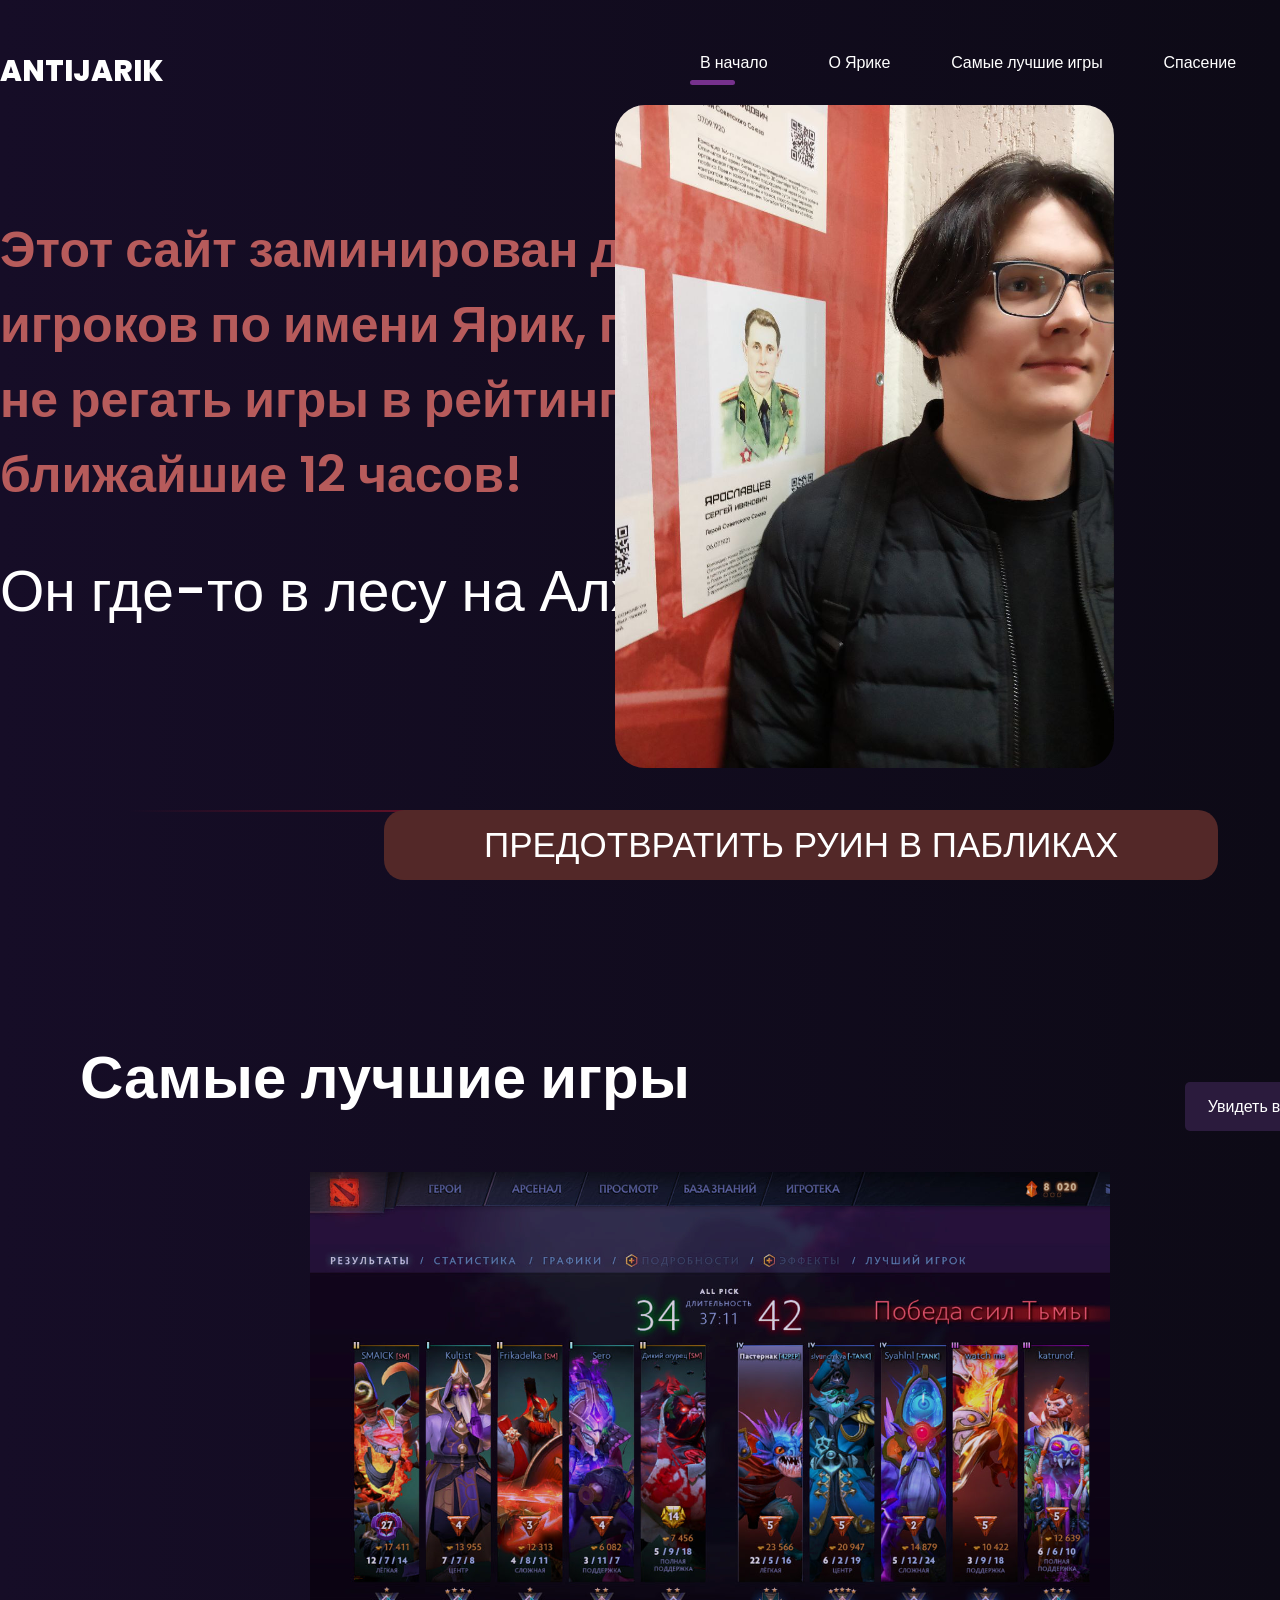
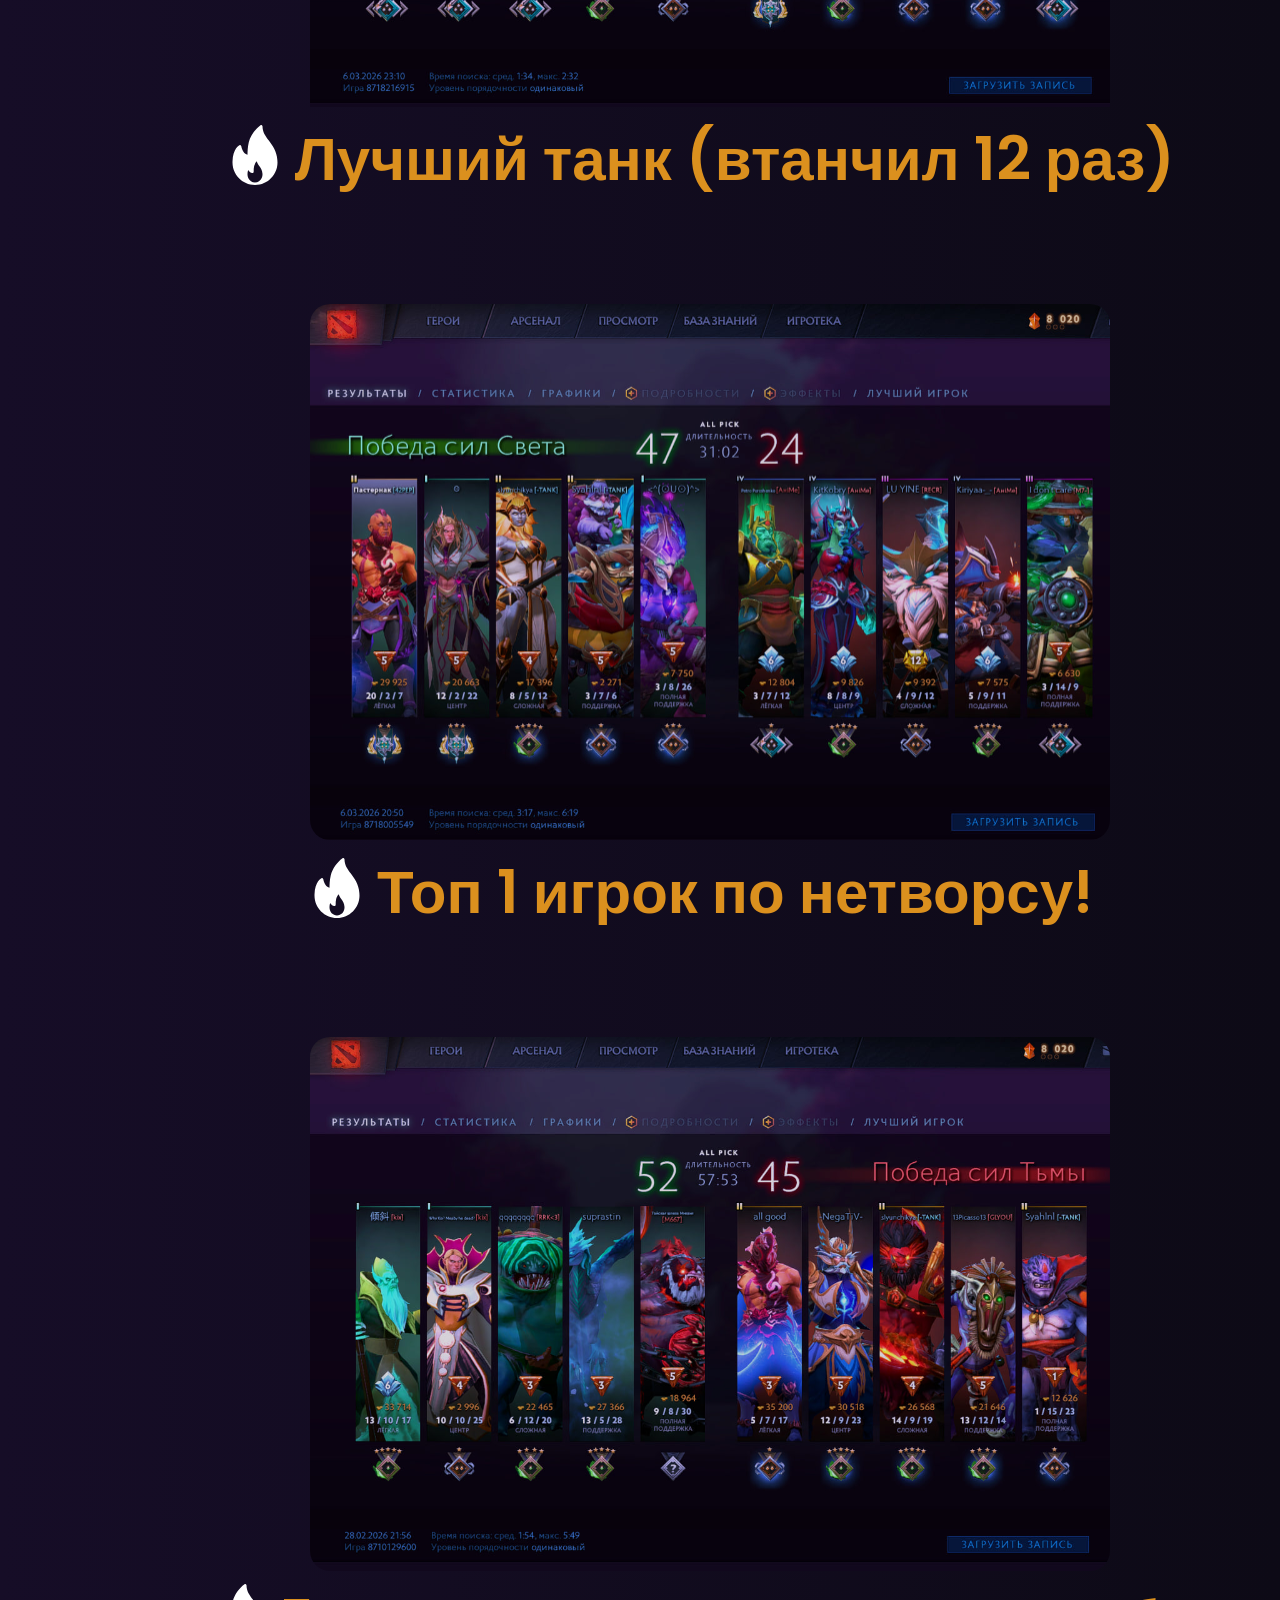
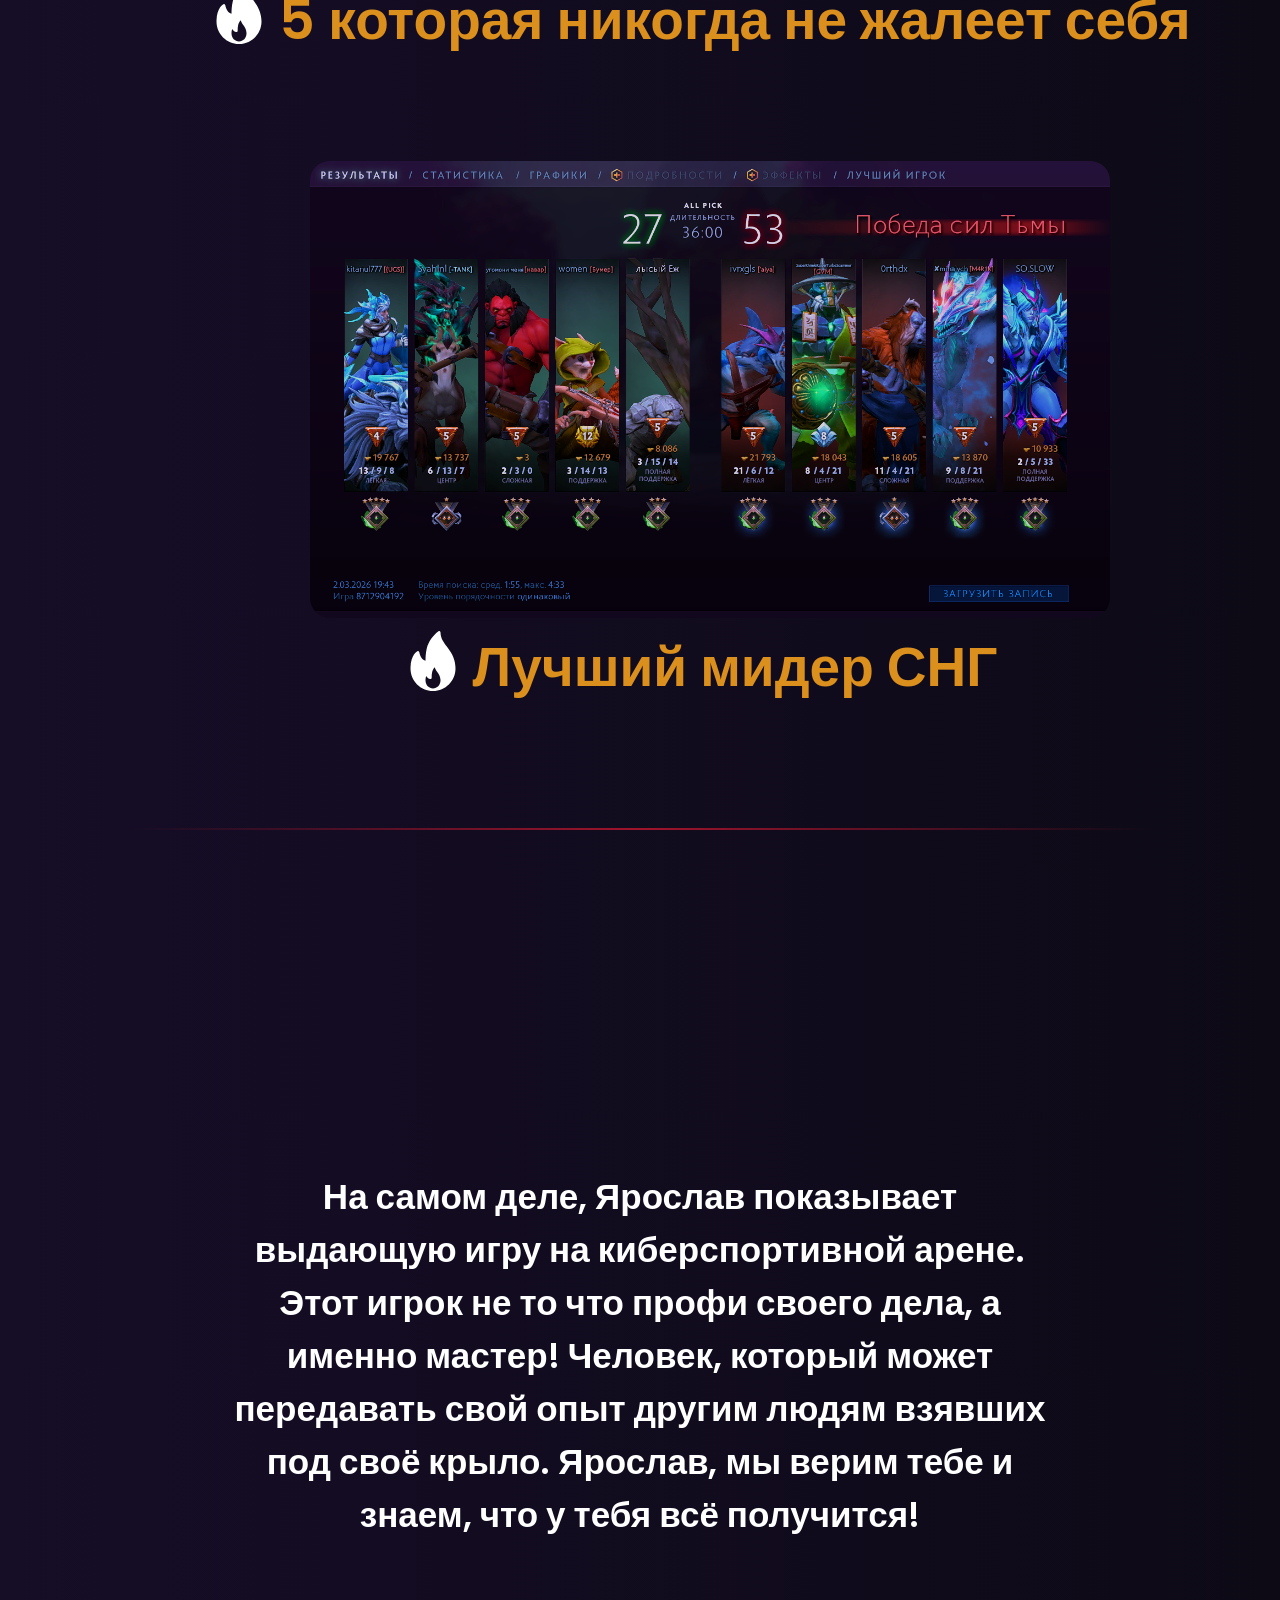
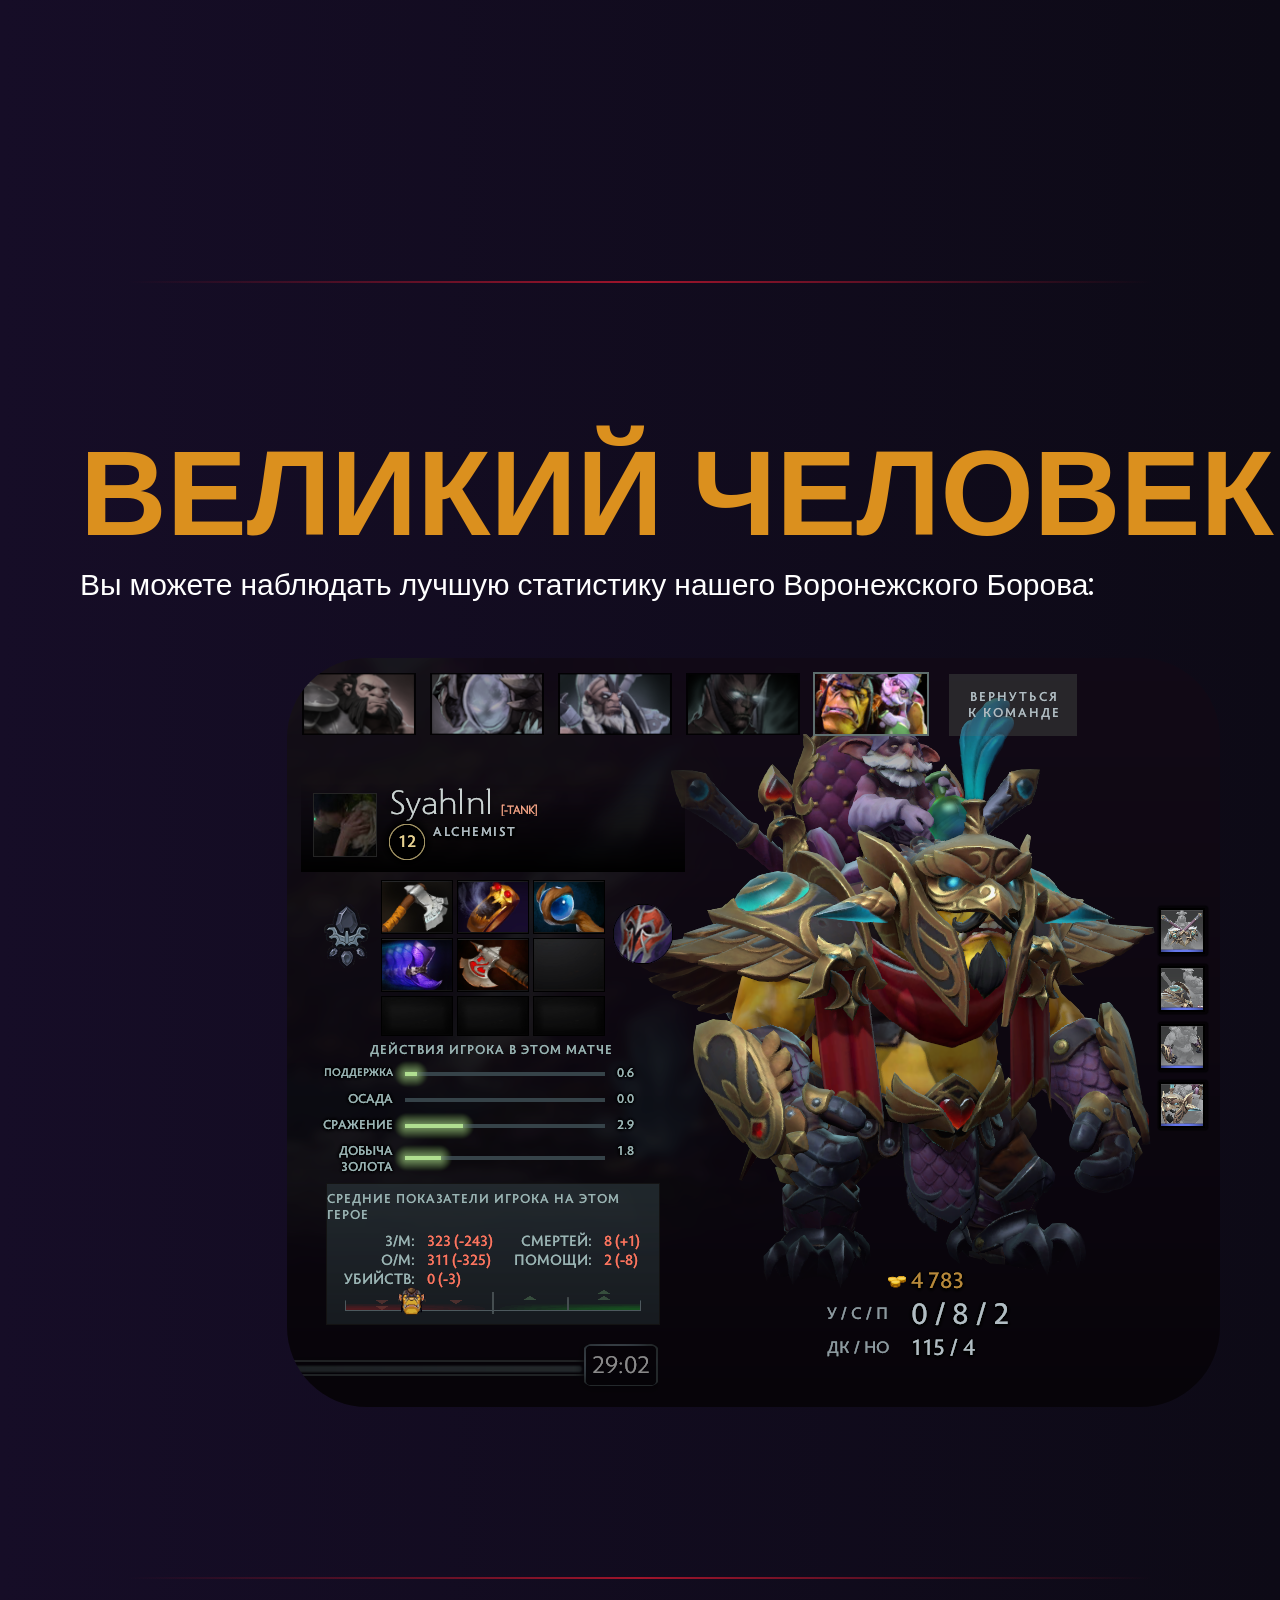
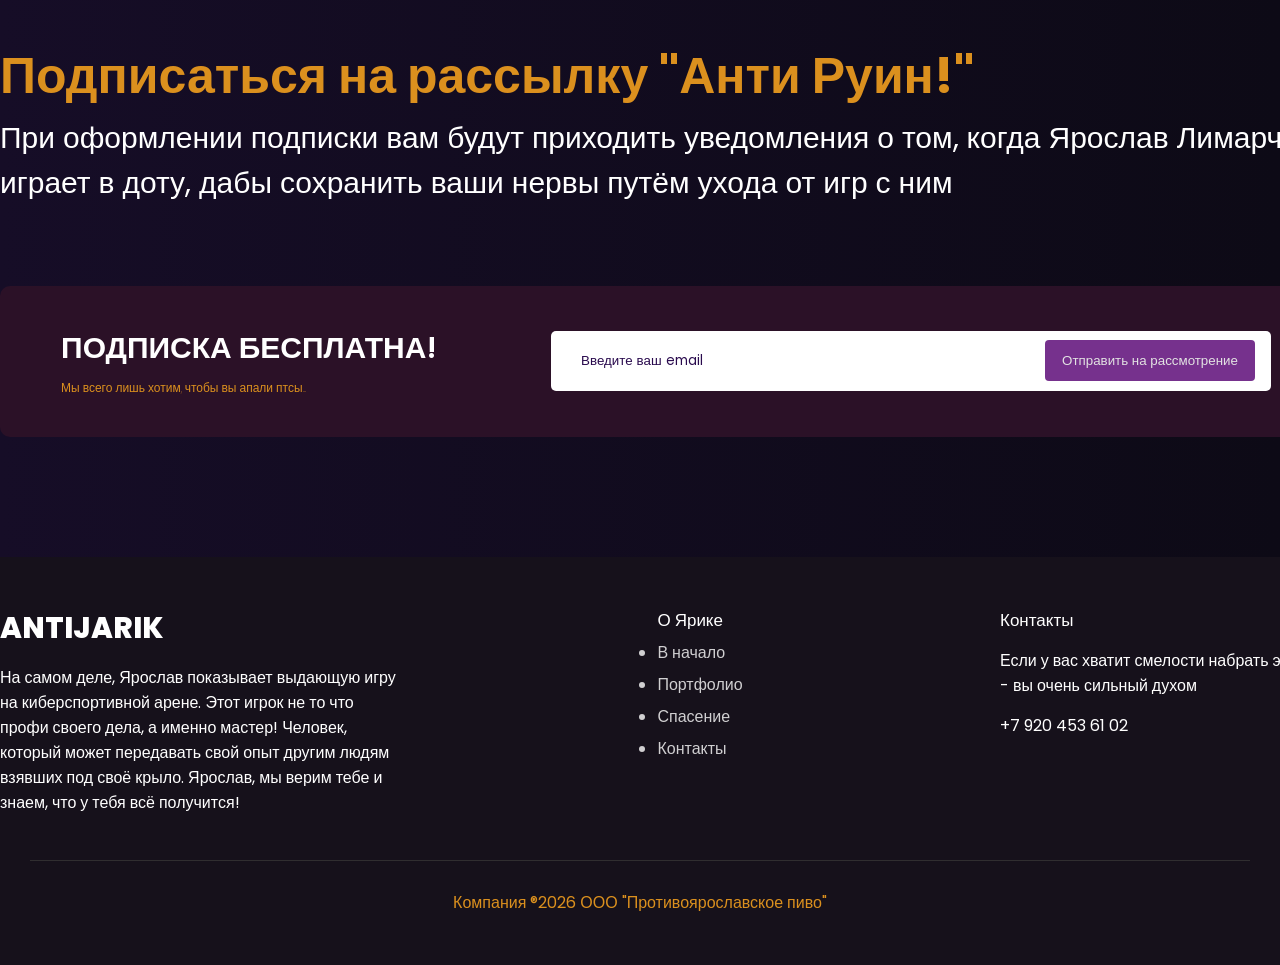
<file: index.html>
<!DOCTYPE html>
<html lang="en">

<head>
    <meta charset="UTF-8">
    <meta name="viewport" content="width=device-width, initial-scale=1.0">
    <title>GayWebSite</title>
    <link rel="stylesheet" href="css/main.css">
</head>

<body>
    <div class="wrapper">
        <header class="container">
            <span class="logo">AntiJarik</span>
            <nav>
                <ul>
                    <li class="active"><a href="./">В начало</a></li>
                    <li><a href="./about.html">О Ярике</a></li>
                    <li><a href="#trending-games">Самые лучшие игры</a></li>
                    <li><a href="index.html#Spas">Спасение</a></li>
                    <li class="btn"><a href="./contacts.html">Контакты</a></li>
                </ul>
            </nav>
        </header>

        <div class="hero container">
            <div class="hero--info">
                <h2></h2>
                <h1>Этот сайт заминирован для игроков по имени Ярик, просьба не регать игры в рейтинг дота 2 ближайшие 12 часов!</h1>
                <p>Он где-то в лесу на Алхимике...</p>
                <a href="https://www.youtube.com/watch?v=PobAXziAu5w" target="_blank">
    <button class="btn">ПРЕДОТВРАТИТЬ РУИН В ПАБЛИКАХ</button>
</a>
            </div>
            <img src="IMG/Jarik middle.svg" alt="">
        </div>
<hr class="divider">  
        <div class="container trending" id="trending-games"> 
            <a href="#" class="see-all">Увидеть все</a>
            <h3>Самые лучшие игры</h3>

            <div class="games">
                <div class="block">
                    <img src="IMG/Game1.svg" alt="">
                    <span><img src="IMG/fire.svg" alt="">Лучший танк (втанчил 12 раз)</span>
                </div>
                <div class="block">
                    <img src="IMG/Game2.svg" alt="">
                    <span><img src="IMG/fire.svg" alt="">Топ 1 игрок по нетворсу!</span>
                </div>
                <div class="block">
                    <img src="IMG/Game3.svg" alt="">
                    <span><img src="IMG/fire.svg" alt="">5 которая никогда не жалеет себя</span>
                </div>
                <div class="block">
                    <img src="IMG/Game4.svg" alt="">
                    <span><img src="IMG/fire.svg" alt="">Лучший мидер СНГ</span>
                </div>
            </div>
        </div>
<hr class="divider">            
        <div class="conteiner big-text">
            <p>На самом деле, Ярослав показывает выдающую игру на киберспортивной арене. Этот игрок не то что профи своего дела, а именно мастер! Человек, который может передавать свой опыт другим людям взявших под своё крыло. Ярослав, мы верим тебе и знаем, что у тебя всё получится!</p>
            
        </div>
<hr class="divider">
        <div class="container banner">
            <h3>ВЕЛИКИЙ ЧЕЛОВЕК!</h3>
            <p>Вы можете наблюдать лучшую статистику нашего Воронежского Борова:</p>
            <img src="IMG/Jarik Stat.svg" alt="">
        </div>
<hr class="divider" id="Spas">
        <div class="container email">
            <h3>Подписаться на рассылку "Анти Руин!"</h3>
            <p>При оформлении подписки вам будут приходить уведомления о том, когда Ярослав Лимарченко играет в доту, дабы сохранить ваши нервы путём ухода от игр с ним</p>
            <div class="block">
                <div>
                    <h4>ПОДПИСКА БЕСПЛАТНА!</h4>
                    <h5>Мы всего лишь хотим, чтобы вы апали птсы...</h5>
                </div>
                <div>
                    <input type="email" id="emailField" placeholder="Введите ваш email">
                    <button onclick="checkEmail()">Отправить на рассмотрение</button>
                </div>
            </div>
        </div>
        
    </div>


    
    <footer>
        <div class="blocks container">
                <div>
                    <span class="logo">AntiJarik</span>
                    <p>На самом деле, Ярослав показывает выдающую игру на киберспортивной арене. Этот игрок не то что профи своего дела, а именно мастер! Человек, который может передавать свой опыт другим людям взявших под своё крыло. Ярослав, мы верим тебе и знаем, что у тебя всё получится!</p>
                </div>
                <div>
                    <h4>О Ярике</h4>
                    <ul>
                        <li>В начало</li>
                        <li>Портфолио</li>
                        <li>Спасение</li>
                        <li>Контакты</li>
                    </ul>
                </div>
                <div>
                    <h4>Контакты</h4>
                    <p>Если у вас хватит смелости набрать этому человеку - вы очень сильный духом</p>
                    <p>+7 920 453 61 02</p>
                </div>
        </div>
        <hr>
        <p>Компания ®2026 ООО "Противоярославское пиво"</p>

    </footer>

    <script>
        function checkEmail() {
            let email = document.querySelector('#emailField').value;
            if(!email.includes('@')) alert('Нет @')
            else if(!email.includes ('.')) alert('Нет .')
            else alert ('Вы оформили подписку!')
        }
    </script>
</body>

</html>
</file>
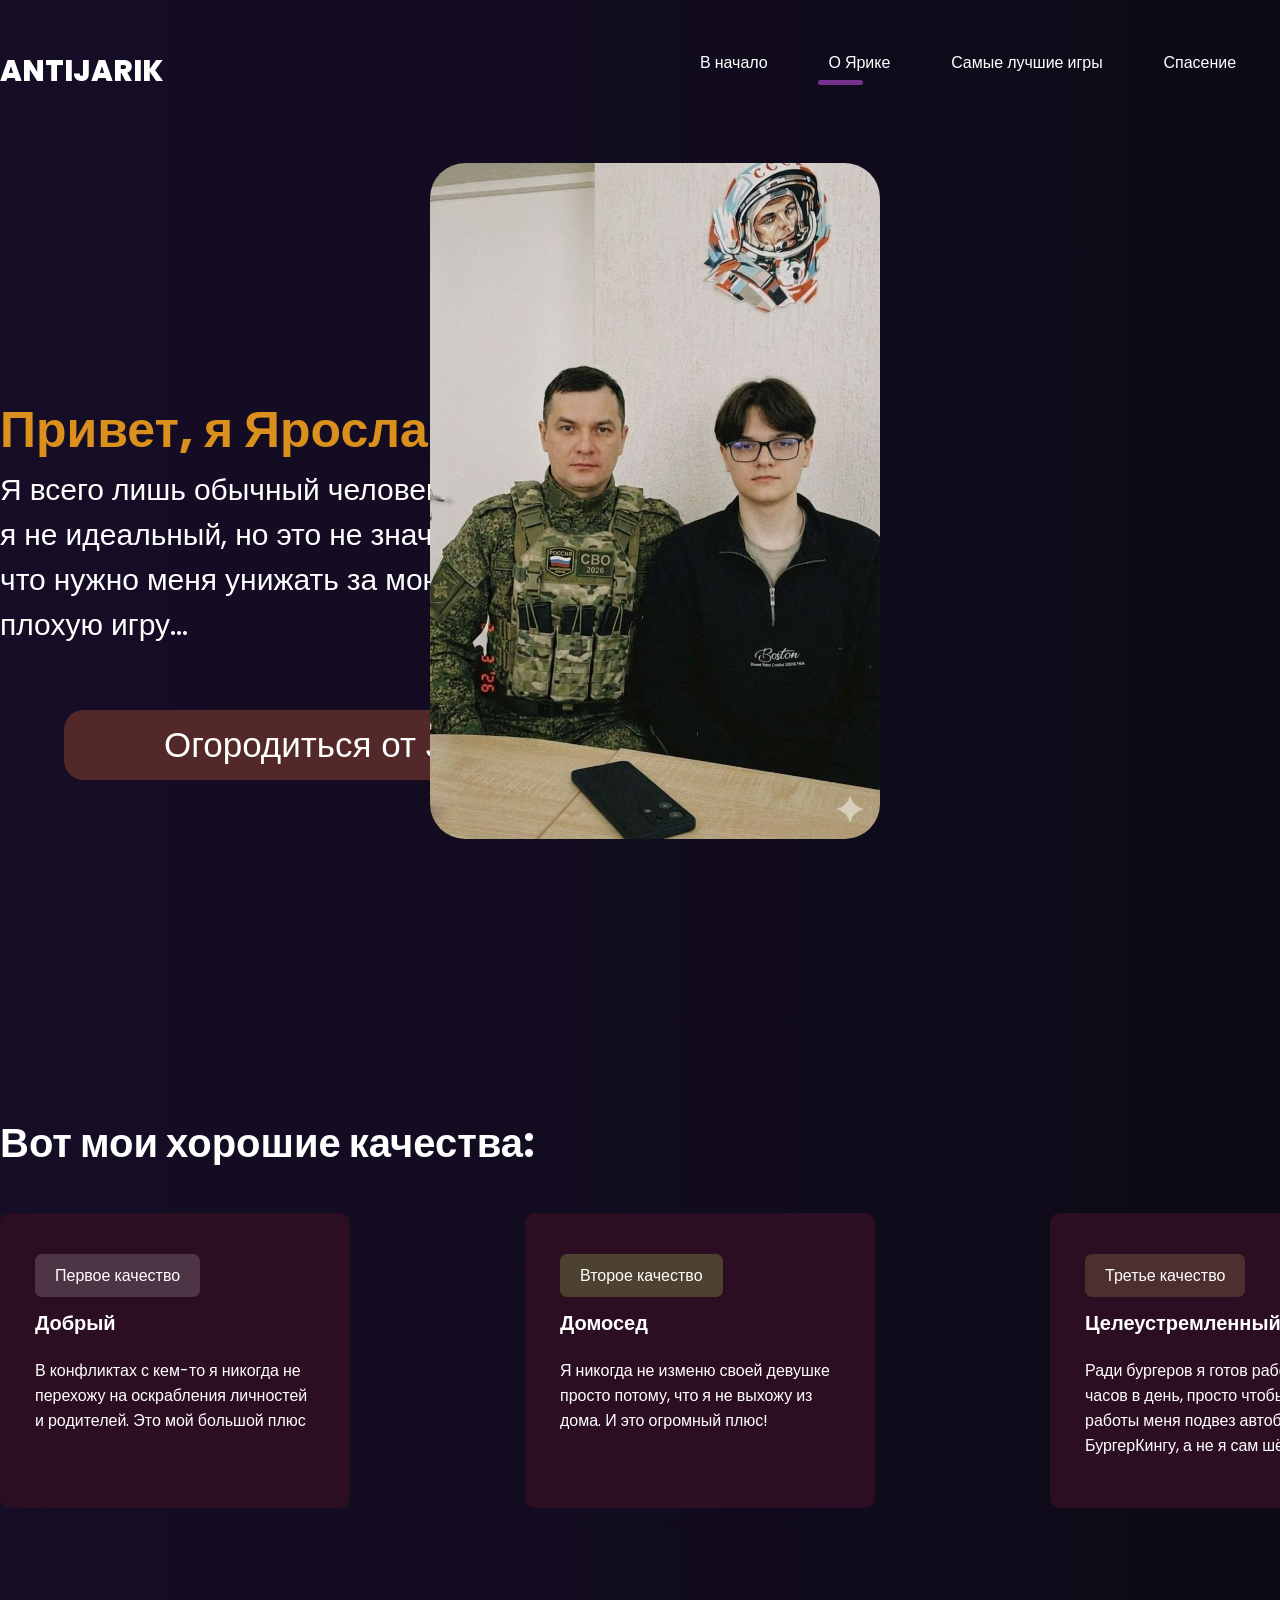
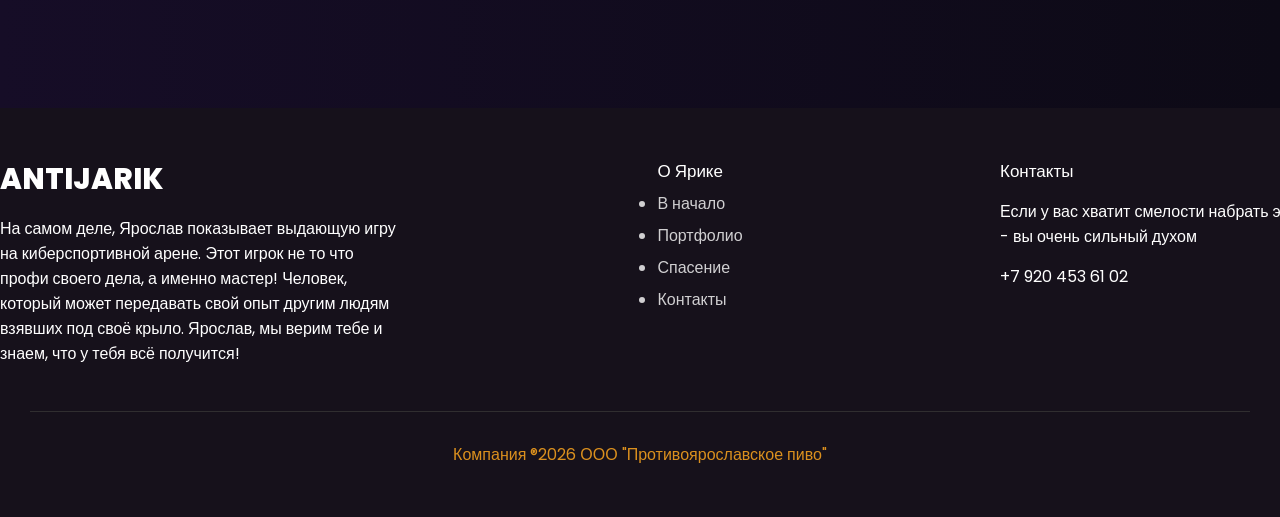
<file: about.html>
<!DOCTYPE html>
<html lang="en">

<head>
    <meta charset="UTF-8">
    <meta name="viewport" content="width=device-width, initial-scale=1.0">
    <title>GayWebSite</title>
    <link rel="stylesheet" href="css/main.css">
</head>

<body>
    <div class="wrapper">
        <header class="container">
            <span class="logo">AntiJarik</span>
            <nav>
                <ul>
                    <li><a href="./">В начало</a></li>
                    <li class="active"><a href="./about.html">О Ярике</a></li>
                    <li><a href="index.html#trending-games">Самые лучшие игры</a></li>
                    <li><a href="index.html#Spas">Спасение</a></li>
                    <li class="btn"><a href="../contacts.html">Контакты</a></li>
                </ul>
            </nav>
        </header>
        
        <div class="hero-about container">
            <div class="info">
                <h1>Привет, я Ярослав!</h1>
                <p>Я всего лишь обычный человек. Да, я не идеальный, но это не значит что нужно меня унижать за мою плохую игру...</p>
                <a href="https://steamcommunity.com/sharedfiles/filedetails/?id=3136859433" target="_blank">
                    <button class="btn">Огородиться от Jarika</button>
                </a>
            </div>
            <img src="IMG/Jarik middle2.svg" alt="">
        </div>

        <div class="container work">
            <h2>Вот мои хорошие качества:</h2>
            <div class="block">
                <div class="blocks">
                    <div class="block">
                        <span class="badge purple">Первое качество</span>
                        <h3>Добрый</h3>
                        <p>В конфликтах с кем-то я никогда не перехожу на оскрабления личностей и родителей. Это мой большой плюс</p>
                    </div>
                    <div class="block">
                        <span class="badge orange">Второе качество</span>
                        <h3>Домосед</h3>
                        <p>Я никогда не изменю своей девушке просто потому, что я не выхожу из дома. И это огромный плюс!</p>
                    </div>
                    <div class="block">
                        <span class="badge red">Третье качество</span>
                        <h3>Целеустремленный</h3>
                        <p>Ради бургеров я готов работать 12 часов в день, просто чтобы после работы меня подвез автобус к БургерКингу, а не я сам шёл пешком!</p>
                    </div>
                    
                </div>
            </div>
        </div>

    </div>
    
    <footer>
        <div class="blocks container">
                <div>
                    <span class="logo">AntiJarik</span>
                    <p>На самом деле, Ярослав показывает выдающую игру на киберспортивной арене. Этот игрок не то что профи своего дела, а именно мастер! Человек, который может передавать свой опыт другим людям взявших под своё крыло. Ярослав, мы верим тебе и знаем, что у тебя всё получится!</p>
                </div>
                <div>
                    <h4>О Ярике</h4>
                    <ul>
                        <li>В начало</li>
                        <li>Портфолио</li>
                        <li>Спасение</li>
                        <li>Контакты</li>
                    </ul>
                </div>
                <div>
                    <h4>Контакты</h4>
                    <p>Если у вас хватит смелости набрать этому человеку - вы очень сильный духом</p>
                    <p>+7 920 453 61 02</p>
                </div>
        </div>
        <hr>
        <p>Компания ®2026 ООО "Противоярославское пиво"</p>

    </footer>

</body>

</html>
</file>
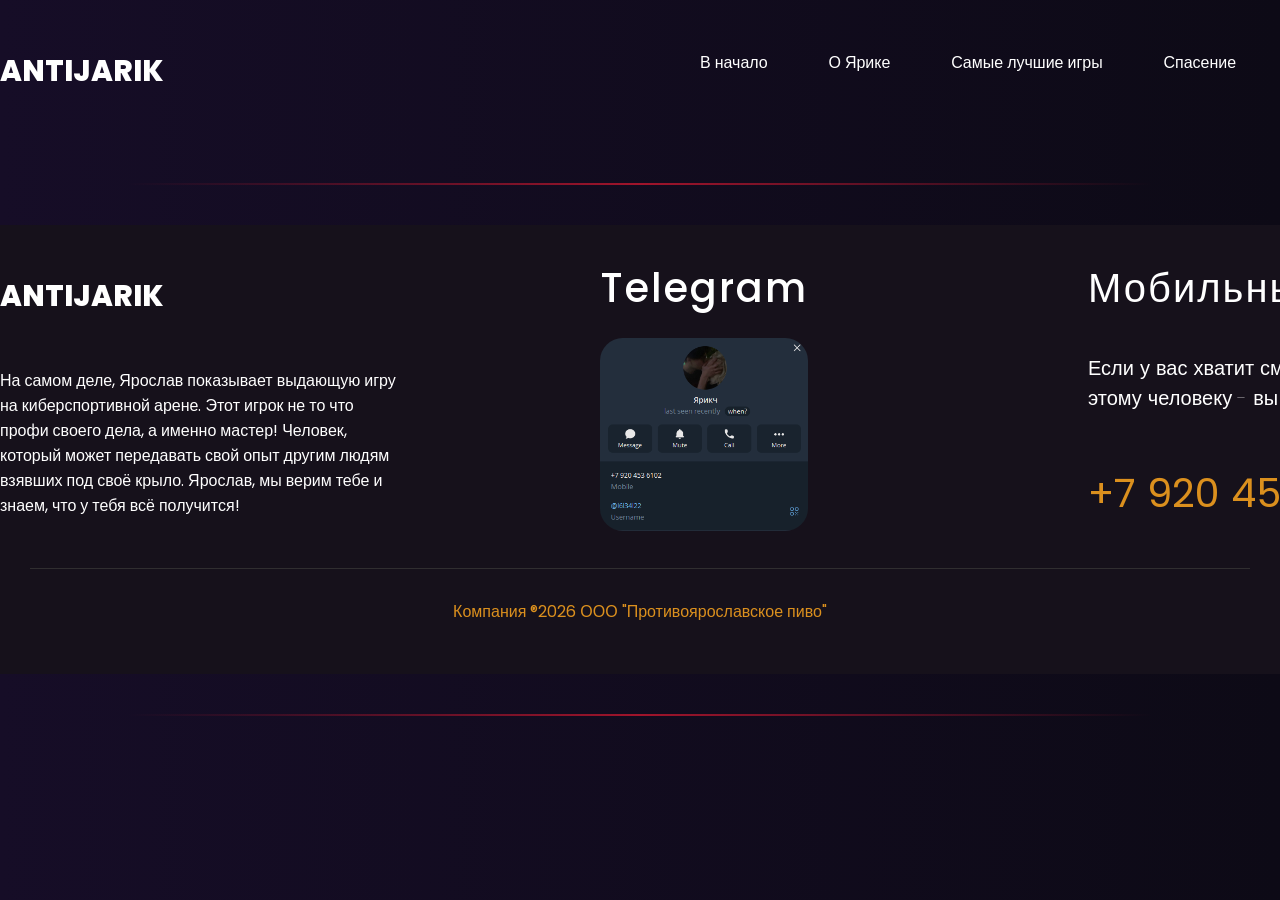
<file: contacts.html>
<!DOCTYPE html>
<html lang="en">

<head>
    <meta charset="UTF-8">
    <meta name="viewport" content="width=device-width, initial-scale=1.0">
    <title>GayWebSite</title>
    <link rel="stylesheet" href="css/main.css">
</head>

<body>
    <div class="wrapper">
        <header class="container">
            <span class="logo">AntiJarik</span>
            <nav>
                <ul>
                    <li><a href="./">В начало</a></li>
                    <li><a href="./about.html">О Ярике</a></li>
                    <li><a href="index.html#trending-games">Самые лучшие игры</a></li>
                    <li><a href="index.html#Spas">Спасение</a></li>
                    <li class="btn active"><a href="./contacts.html">Контакты</a></li>
                </ul>
            </nav>
        </header>
    <hr class="divider">
    <footer class="contacts-footer">
        <div class="blocks container">
                <div>
                    <span class="logo">AntiJarik</span>
                    <p>На самом деле, Ярослав показывает выдающую игру на киберспортивной арене. Этот игрок не то что профи своего дела, а именно мастер! Человек, который может передавать свой опыт другим людям взявших под своё крыло. Ярослав, мы верим тебе и знаем, что у тебя всё получится!</p>
                </div>
                <div>
                    <h4>Telegram</h4>
                    <ul>
                        <img src="IMG/tg.svg" alt="">
                    </ul>
                </div>
                <div>
                    <h4>Мобильный</h4>
                    <h5>Если у вас хватит смелости набрать этому человеку - вы очень сильный духом</h5>
                    <p>+7 920 453 61 02</p>
                </div>
        </div>
        <hr>
        <p>Компания ®2026 ООО "Противоярославское пиво"</p>

    </footer>

</body>
<hr class="divider">
</html>
</file>
<file: css/main.css>
@import url('https://fonts.googleapis.com/css2?family=Poppins:ital,wght@0,100;0,200;0,300;0,400;0,500;0,600;0,700;0,800;0,900;1,100;1,200;1,300;1,400;1,500;1,600;1,700;1,800;1,900&family=Roboto:ital,wght@0,100..900;1,100..900&display=swap');

* {
    margin: 0;
    padding: 0;
    box-sizing: border-box; 

html, body {
    height: 100%; 
    width: 100%;
}

body {
    font-family: "Poppins", sans-serif;
    font-weight: 400;
    color: #fff;
    font-size: 16px;
}

a {
    text-decoration: none;
    color: inherit; 
}

img {
    max-width: 100%;
    height: auto; 
}

.wrapper {
    background: linear-gradient(90deg,rgb(22, 13, 39) 0%, rgb(13, 10, 22) 100%);
    width: 100%;
    min-height: 100vh;
}
.container {
    width: 1400px;
    margin: 0 auto;
}

header {
    padding: 50px 0;
}

header .logo, 
footer .blocks .logo{
    text-transform: uppercase;
    font-size: 29px;
    font-weight: 800;
}

header nav {
    float: right;
    width: 50%;
}

header nav ul {
    list-style: none;
    display: flex;
    justify-content: space-between;
}
header nav ul li {
    display: inline-block;
}



header nav ul li a {
    color: #fff;
}
header nav ul li:not(.active):not(.btn) a:hover {
    border-bottom: 5px solid #76318D;
    border-radius: 10px;
}

header nav ul li.btn a, .email .block button{
    background: #76318D;
    padding: 9px 17px;
    border-radius: 4px;
    transition: all 300ms ease;
}

header nav ul li.btn a:hover, .email .block button:hover {
    background: #43107e;
}

header nav ul li.active::after {
    content: '';
    display: block;
    width: 45px;
    height: 5px;
    background: #76318D;
    border-radius: 15px;
    position: relative;
    top: 5px;
    left: -10px;
}

.hero {
    padding-bottom: 100px;
}
.hero--info {
    width: 850px;
    padding-top: 70px;
}

.hero--info h2{
    color: #ffffff;
    font-size: 35px;
    font-weight: 600;
}

.hero--info h1{
    color: #b65b5b;
    font-size: 50px;
    font-weight: 600;
}

.hero--info p {
    font-weight: 500;
    line-height: 170%;
    margin: 30px 0;
    font-size: 57px;
    color: #ffffff;
}

.hero--info .btn, .hero-about .info .btn {
    background: #532828;
    color: #fff;
    border-radius: 20px;
    padding: 15px 100px;
    border: 0;
    transition: all 500ms ease;
    font-size: 35px;
    position: absolute;
    left: 30%;
    top: 90%;
}

.hero--info .btn:hover, .hero-about .info .btn:hover {
    cursor: pointer;
    transform: scale(1.1);
}

.hero img[src="IMG/Jarik middle.svg"]{
    position: absolute;
    top: 105px;
    right: 13%;
    border-radius: 30px;
}

.trending {
    padding: 80px;
}

.trending h3 {
    font-weight: 600;
    font-size: 60px;
    margin-top: 100px;
}

.trending .see-all {
    color: #fff;
    background: #2b1b3d;
    border-radius: 5px;
    padding: 12px 23px;
    float: right;
    display: block;
    margin-top: 150px;
    transition: all 500ms ease;
}

.trending .see-all:hover {
    transform: scale(1.1);
}

.games img[src="IMG/Game1.svg"] {

    width: 800px;
    margin-top: 50px;
    margin-left: 230px;
}

.games .block:first-child span {
    font-weight: 600;
    font-size: 60px;
    color: rgb(219, 144, 30);
}

.games img[src="IMG/fire.svg"] {
    width: 60px;
    margin-right: 10px;
    position: relative;
    top: 5px;
    margin-right: 10px;
}

.games img[src="IMG/Game2.svg"] {
    border-radius: 20px;
    width: 800px;
    margin-top: 100px;
    margin-left: 230px;
}

.games .block:nth-child(2) span {
    font-weight: 600;
    font-size: 60px;
    color: rgb(219, 144, 30);
}

.games img[src="IMG/Game3.svg"] {
    border-radius: 20px;
    width: 800px;
    margin-top: 100px;
    margin-left: 230px;
}

.games .block:nth-child(3) span {
    font-weight: 600;
    font-size: 55px;
    color: rgb(219, 144, 30);
}

.games img[src="IMG/Game4.svg"] {
    border-radius: 20px;
    width: 800px;
    margin-top: 100px;
    margin-left: 230px;
}

.games .block:nth-child(4) span {
    font-weight: 600;
    font-size: 55px;
    color: rgb(219, 144, 30);
}

.trending .games span {
    display: block;
    text-align: center;
    margin-top: 10;
}

.big-text {
    padding: 300px 0;
    font-size: 35px;
    font-weight: 600;
    text-align: center;
    width: 65%;
    margin: 0 auto;
}

.banner {
    padding: 80px;
}

.banner h3 {
    font-size: 120px;
    font-weight: 600;
    margin-bottom: 30px;
    color: rgb(219, 144, 30);
}

.banner p  {
    width: 100%;
    font-size: 30px;
    margin-top: -50px;
}

.banner img {
    padding: 50px ;
    margin: 0 auto;
    display: block;
    margin-right: 50px;
    border-radius: 130px;
}

.divider {
    border: none;
    height: 2px;
    background: linear-gradient(90deg, transparent, #a0142b, transparent);
    margin: 40px auto;
    width: 80%;
}

.email {
    padding-bottom: 120px;
}

.email h3 {
    margin-top: 60px;
    font-size: 50px;
    color: rgb(219, 144, 30);;
}

.email p {
    margin-top: 2px;
    font-size: 30px;
}

.email .block {
    background: #2b1127;
    margin-top: 80px;
    border-radius: 10px;
    padding: 40px 3%;
    width: 94%;
    display: flex;
    justify-content: center;
    align-items: center;
    position: relative;
}

.email .block h4{
    font-size: 30px;
    font-weight: 600;
}

.email .block h5{
    width: 500px;
}

.email h5 {
    margin-top: 8px;
    font-size: 12px;
    font-weight: 6;
    color: rgb(219, 144, 30);
}

.email .block input {
    background: #fff;
    outline: none;
    border: 0;
    border-radius: 5px;
    width: 720px;
    font-family: "Poppins", sans-serif;
    font-weight: 400;
    padding: 20px 30px;    
    color: #2a0b4e;
    position: relative;
    right: -230px;
    z-index: 1;
    margin-left: -240px;
    padding-right: 270px;
}

.email .block input::placeholder {
    color: #2a0b4e;
}

.email .block button {
    cursor: pointer;
    border: 0;
    padding: 13px 17px;
    position: relative;
    z-index: 2;
    color: #e2e2e2;
}

footer {
    background: #16111b;
    padding: 50px 0;
}

footer .blocks {
    display: flex;
    justify-content: space-between;
}

footer .blocks p {
    width: 400px;
    margin: 15px 0;
}

footer .blocks h4 {
    font-weight: 500;
    font-size: 17px;
}

footer .blocks ul li {
    margin-top: 7px;
    opacity: 0.8;
}

footer hr {
    margin: 30px;
    border: 0;
    height: 0.6px;
    background: #302e30;
}

footer > p {
    text-align: center;
    color: rgb(219, 144, 30);
}

.hero-about .info{
    width: 500px;
    padding: 50px 0;
}

.hero-about .info h1 {
    margin-top: 200px;
    font-size: 50px;
    color: rgb(219, 144, 30);
}

.hero-about .info p {
    margin-bottom: 15px;
    font-size: 30px;    
}

.hero-about .info .btn {
    margin-top: -100px;
    margin-left: -320px;
}

.hero-about img {
    position: absolute;
    right: 400px;
    width: 450px;
    margin-top: -550px;
}

.work {
    margin-top: 200px;
    padding: 200px 0;
}

.work h2 {
    font-size: 40px;
    margin-bottom: 40px;
}

.work .blocks {
    display: flex;
    justify-content: space-between;
}

.work .blocks .block {
    width: 25%;
    border-radius: 10px;
    padding: 50px 35px;
    background: #2C0E22;
}

.work .blocks .block h3 {
    font-size: 20px;
    margin: 20px 0;
}

.work .blocks .block .badge {
    border-radius: 7px;
    padding: 10px 20px;
}

.work .blocks .block .badge.purple {
    background: #4e3546;
}

.work .blocks .block .badge.orange {
    background: rgb(77, 65, 48);
}

.work .blocks .block .badge.red {
    background: rgb(77, 47, 47);
}

header nav ul li.btn.active a:hover {
    background: #76318D;
}

.blocks img {
    margin-top: 20px;
}

.contacts-footer .blocks h4 {
    margin-top: -17px;
    font-size: 40px;
    letter-spacing: 2px;
}

.contacts-footer .blocks p {
    margin-top: 50px;
}

.contacts-footer .blocks div:nth-child(3) p {
    font-size: 40px;
    color: rgb(219, 144, 30);
}

.contacts-footer .blocks div:nth-child(3) h5 {
    font-size: 20px;
    font-weight: 50;
    margin-top: 35px;
}

.contacts-footer .blocks div:nth-child(3) {
    margin-left: 280px;
}

.contacts-footer .blocks div:nth-child(2) {
    margin-left: 200px;
}

}
</file>
